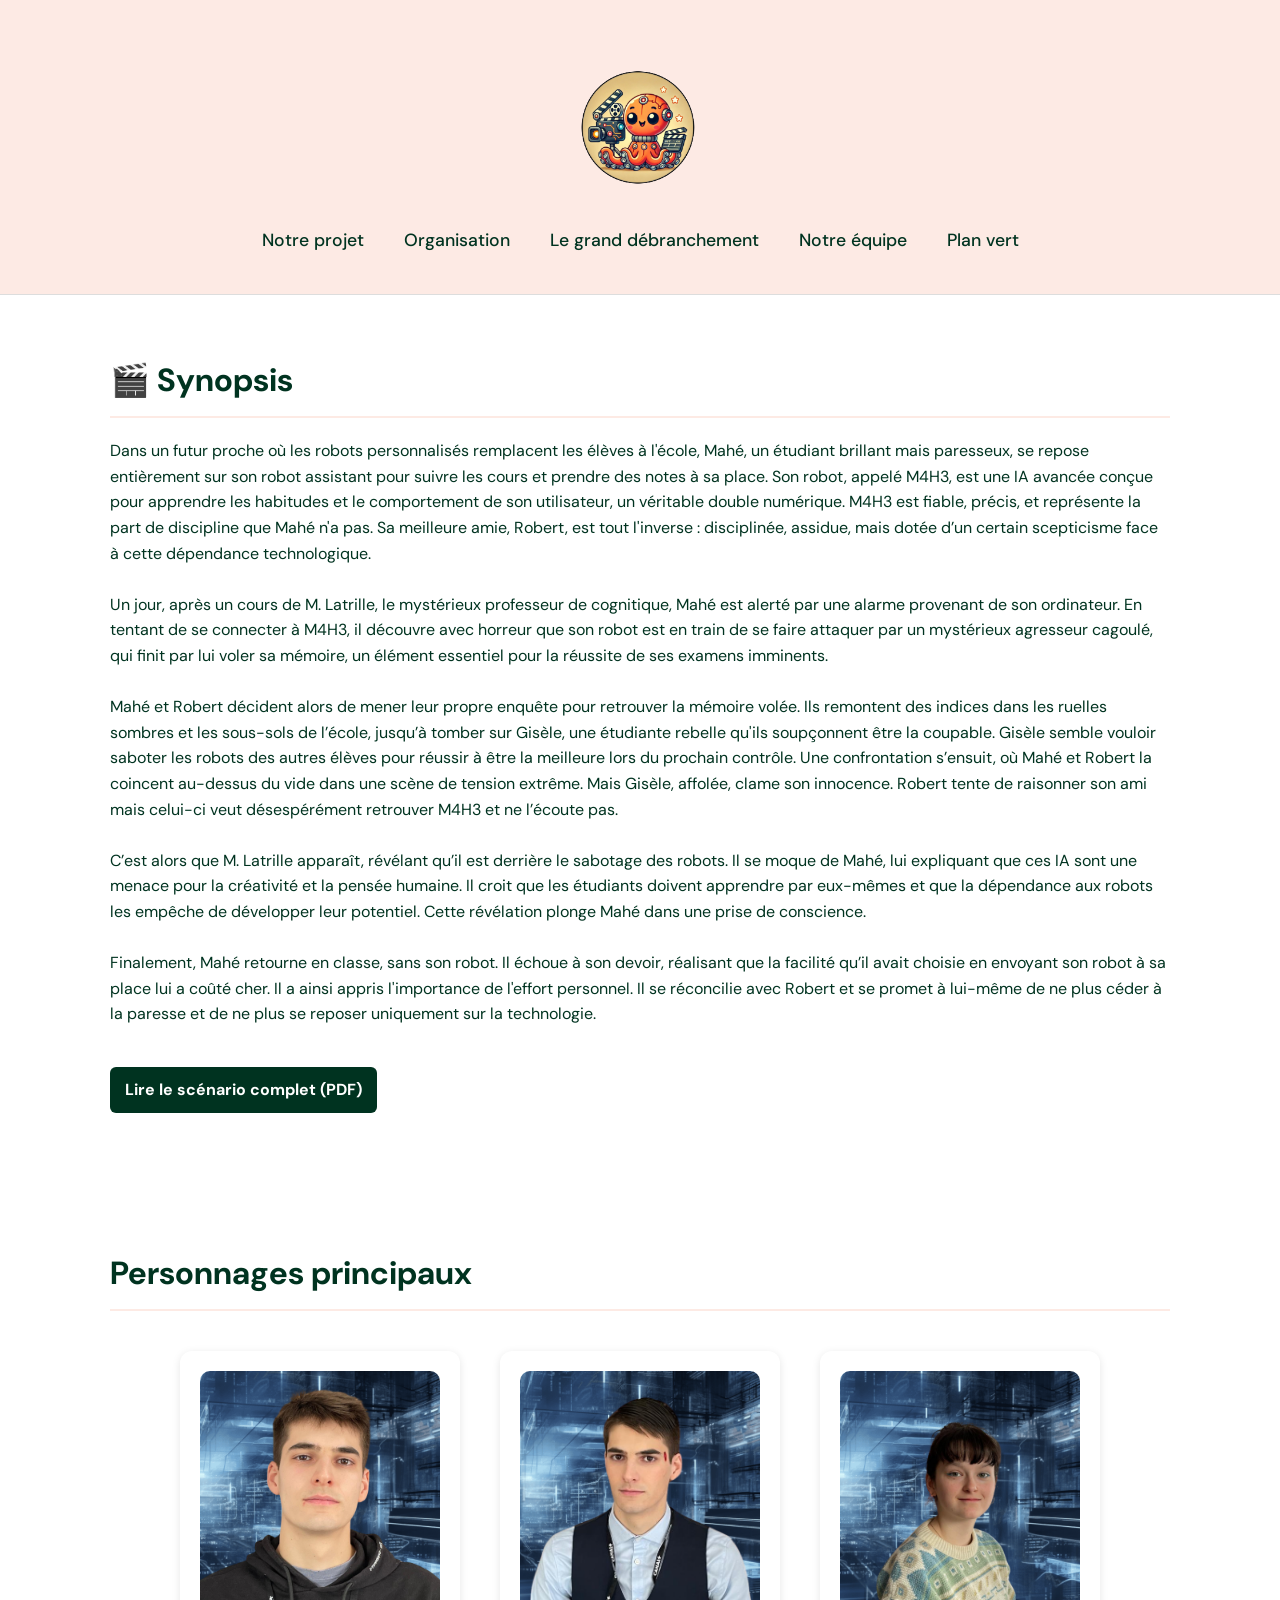
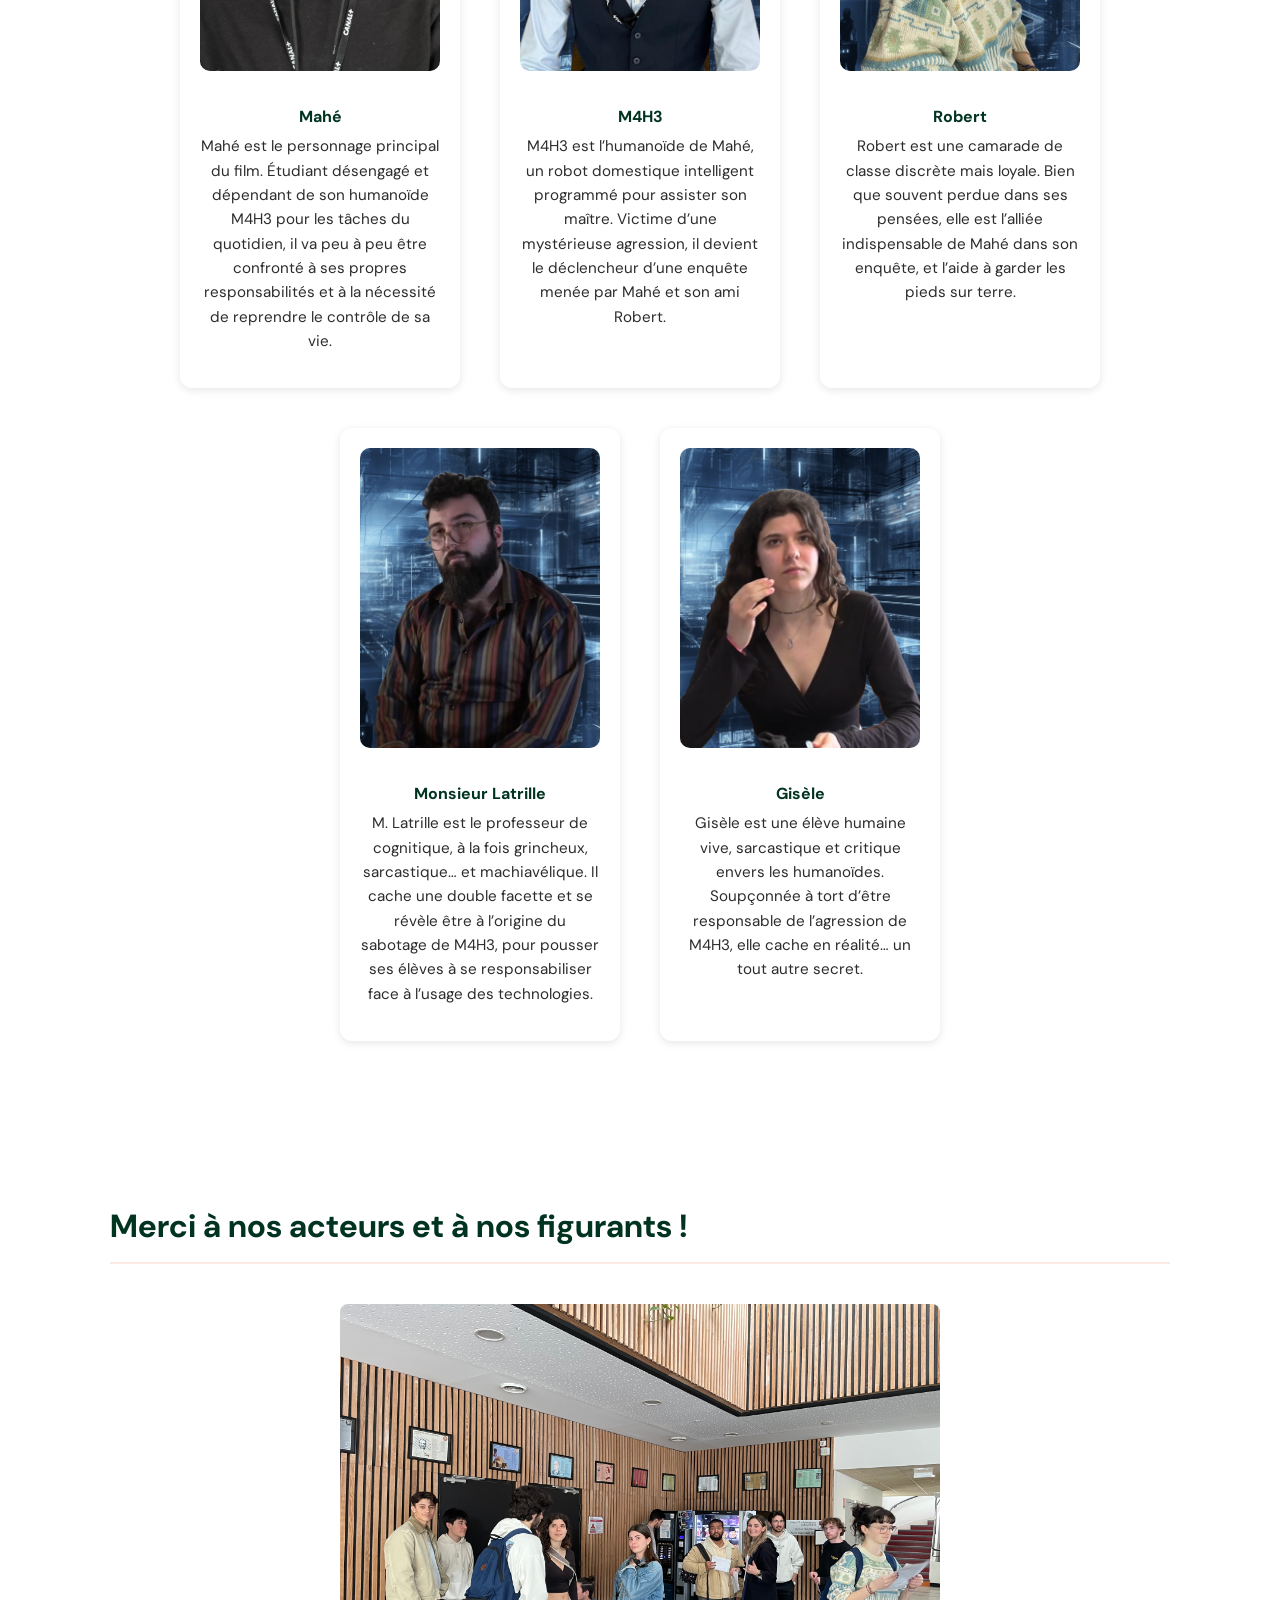
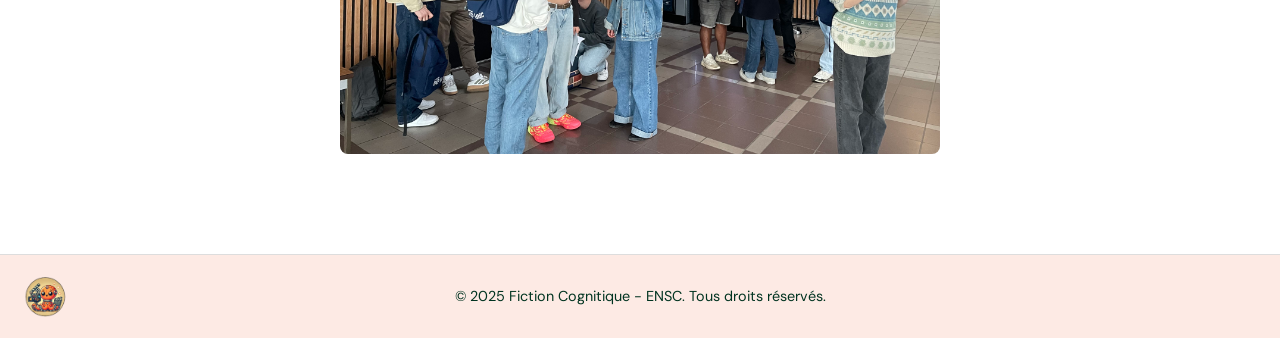
<file: siteWeb/acteurs.html>
<!DOCTYPE html>
<html lang="fr">
<head>
  <meta charset="UTF-8">
  <link rel="stylesheet" href="../style/style.css">
  <link href="https://fonts.googleapis.com/css2?family=DM+Sans:wght@400;500;700&display=swap" rel="stylesheet">
  <link rel="icon" href="../documents/logopoulpe.png" type="image/png">
</head>
<body>
  <div class="container">

  <header class="buzz-style-header">

    <style>
      header img {
          height: 50px; /* taille du logo */
          margin-right: 10px;
      }

      </style>

    <img src="../documents/logopoulpe.png" alt="Logo du site"width="150" class="centered-image">
    <div class="main-nav">
      <nav>
        <ul>
          <li><a href="fictioncognitique.html">Notre projet</a></li>
          <li><a href="organisation.html">Organisation</a></li>
          <li><a href="acteurs.html">Le grand débranchement</a></li>
          <li><a href="equipe.html">Notre équipe</a></li>
          <li><a href="planvert.html">Plan vert</a></li>
        </ul>
      </nav>
    </div>
  </header>

  <section>
    <h2>🎬 Synopsis</h2>
    <p>Dans un futur proche où les robots personnalisés remplacent les élèves à l'école, Mahé, un étudiant brillant mais paresseux, se repose entièrement sur son robot assistant pour suivre les cours et prendre des notes à sa place. Son robot, appelé M4H3, est une IA avancée conçue pour apprendre les habitudes et le comportement de son utilisateur, un véritable double numérique. M4H3 est fiable, précis, et représente la part de discipline que Mahé n'a pas. Sa meilleure amie, Robert, est tout l'inverse : disciplinée, assidue, mais dotée d’un certain scepticisme face à cette dépendance technologique.

      <br><br>Un jour, après un cours de M. Latrille, le mystérieux professeur de cognitique, Mahé est alerté par une alarme provenant de son ordinateur. En tentant de se connecter à M4H3, il découvre avec horreur que son robot est en train de se faire attaquer par un mystérieux agresseur cagoulé, qui finit par lui voler sa mémoire, un élément essentiel pour la réussite de ses examens imminents.
      
      <br><br>Mahé et Robert décident alors de mener leur propre enquête pour retrouver la mémoire volée. Ils remontent des indices dans les ruelles sombres et les sous-sols de l’école, jusqu’à tomber sur Gisèle, une étudiante rebelle qu'ils soupçonnent être la coupable. Gisèle semble vouloir saboter les robots des autres élèves pour réussir à être la meilleure lors du prochain contrôle. Une confrontation s’ensuit, où Mahé et Robert la coincent au-dessus du vide dans une scène de tension extrême. Mais Gisèle, affolée, clame son innocence. Robert tente de raisonner son ami mais celui-ci veut désespérément retrouver M4H3 et ne l’écoute pas. 
      
      <br><br>C’est alors que M. Latrille apparaît, révélant qu’il est derrière le sabotage des robots. Il se moque de Mahé, lui expliquant que ces IA sont une menace pour la créativité et la pensée humaine. Il croit que les étudiants doivent apprendre par eux-mêmes et que la dépendance aux robots les empêche de développer leur potentiel. Cette révélation plonge Mahé dans une prise de conscience.
      
      <br><br>Finalement, Mahé retourne en classe, sans son robot. Il échoue à son devoir, réalisant que la facilité qu’il avait choisie en envoyant son robot à sa place lui a coûté cher. Il a ainsi appris l'importance de l'effort personnel. Il se réconcilie avec Robert et se promet à lui-même de ne plus céder à la paresse et de ne plus se reposer uniquement sur la technologie.
      
    </p>
    <br>
      <a href="../documents/scenario.pdf" target="_blank" class="bouton-scenario">Lire le scénario complet (PDF)</a>
    </p>
  </section>

  <section>
    <h2>Personnages principaux</h2>
    <div class="character-grid">
      <div class="character-card">
        <a href="opti/contruction.html" target="_blank">
          <img src="../documents/Mahe.png" alt="Artificer" class="thumbnail">
        </a>
        <h4><a href="opti/contruction.html" target="_blank">Mahé</a></h4>
        <p> Mahé est le personnage principal du film. Étudiant désengagé et dépendant de son humanoïde M4H3 pour les tâches du quotidien, il va peu à peu être confronté à ses propres responsabilités et à la nécessité de reprendre le contrôle de sa vie.</p>
      </div>
    
      <div class="character-card">
        <a href="opti/contruction.html" target="_blank">
          <img src="../documents/M4H3.png" alt="Barbarian" class="thumbnail">
        </a>
        <h4><a href="opti/contruction.html" target="_blank">M4H3</a></h4>
        <p>M4H3 est l’humanoïde de Mahé, un robot domestique intelligent programmé pour assister son maître. Victime d’une mystérieuse agression, il devient le déclencheur d’une enquête menée par Mahé et son ami Robert.</p>
      </div>
    
      <div class="character-card">
        <a href="opti/contruction.html" target="_blank">
          <img src="../documents/Robert.png" alt="Bard" class="thumbnail">
        </a>
        <h4><a href="opti/contruction.html" target="_blank">Robert</a></h4>
        <p>Robert est une camarade de classe discrète mais loyale. Bien que souvent perdue dans ses pensées, elle est l’alliée indispensable de Mahé dans son enquête, et l’aide à garder les pieds sur terre.</p>
      </div>
    
      <div class="character-card">
        <a href="opti/contruction.html" target="_blank">
          <img src="../documents/Latrille.png" alt="Cleric" class="thumbnail">
        </a>
        <h4><a href="opti/contruction.html" target="_blank">Monsieur Latrille</a></h4>
        <p>M. Latrille est le professeur de cognitique, à la fois grincheux, sarcastique… et machiavélique. Il cache une double facette et se révèle être à l’origine du sabotage de M4H3, pour pousser ses élèves à se responsabiliser face à l’usage des technologies.</p>
      </div>
    
      <div class="character-card">
        <a href="opti/contruction.html" target="_blank">
          <img src="../documents/Gisele.png" alt="Druid" class="thumbnail">
        </a>
        <h4><a href="opti/contruction.html" target="_blank">Gisèle</a></h4>
        <p>Gisèle est une élève humaine vive, sarcastique et critique envers les humanoïdes. Soupçonnée à tort d’être responsable de l’agression de M4H3, elle cache en réalité… un tout autre secret.</p>
      </div>
    </div>
  </section>
  
  
  <section>
    <h2>Merci à nos acteurs et à nos figurants !</h2>
    <img src="../documents/figurants.jpg" alt="équipe du film" width="600" class="centered-image">
  </section>

  <footer class="footer">
    <img src="../documents/logopoulpe.png" alt="Logo du site" >
    <p>&copy; 2025 Fiction Cognitique - ENSC. Tous droits réservés.</p>
  </footer>
</body>
</html>
</file>
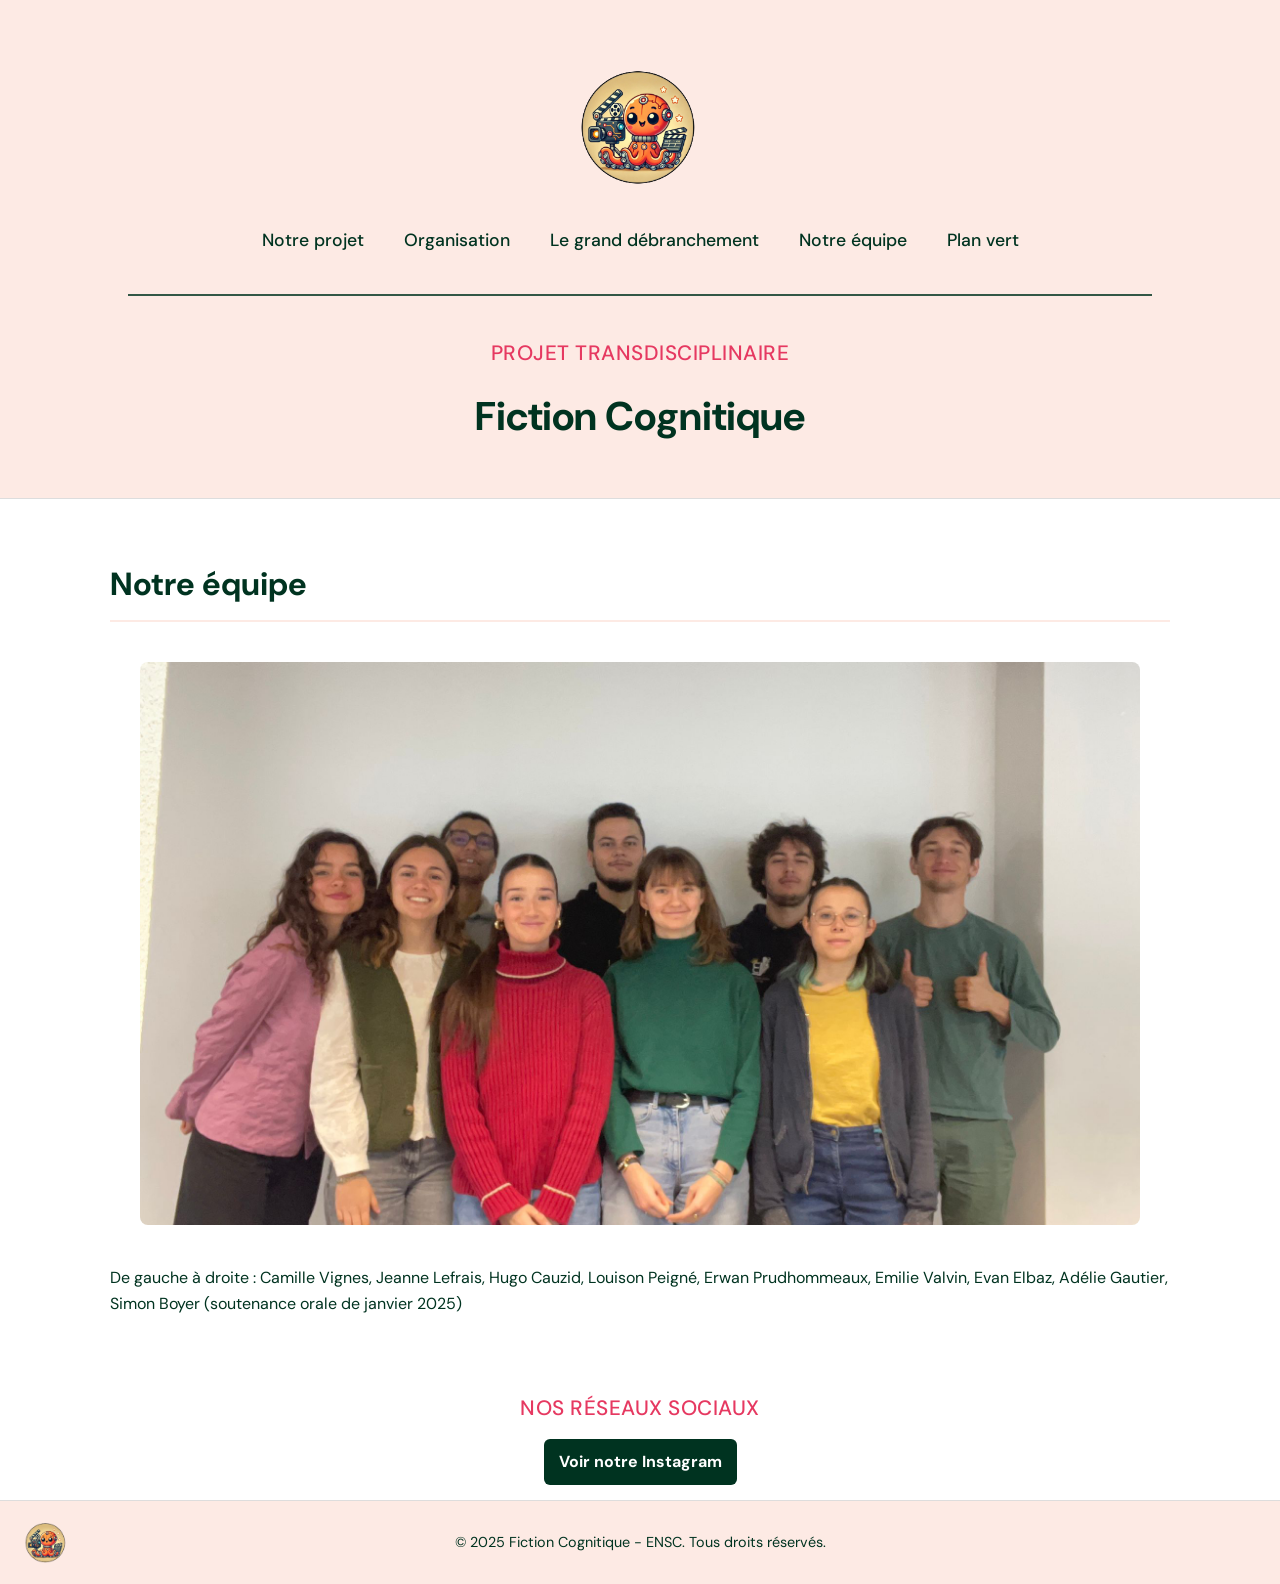
<file: siteWeb/equipe.html>
<!DOCTYPE html>
<html lang="fr">
<head>
  <meta charset="UTF-8">
  <link rel="stylesheet" href="../style/style.css">
  <link href="https://fonts.googleapis.com/css2?family=DM+Sans:wght@400;500;700&display=swap" rel="stylesheet">
  <link rel="icon" href="../documents/logopoulpe.png" type="image/png">
</head>
<body>
  <div class="container">

    <header class="buzz-style-header">
        <style>
        header img {
            height: 50px; /* taille du logo */
            margin-right: 10px;
        }

        </style>

        <img src="../documents/logopoulpe.png" alt="Logo du site"width="150" class="centered-image">
        <div class="main-nav">
        <nav>
            <ul>
            <li><a href="fictioncognitique.html">Notre projet</a></li>
            <li><a href="organisation.html">Organisation</a></li>
            <li><a href="acteurs.html">Le grand débranchement</a></li>
            <li><a href="equipe.html">Notre équipe</a></li>
            <li><a href="planvert.html">Plan vert</a></li>
            </ul>
        </nav>
        <hr class="separation-line">
        </div>
        <div class="hero-title">
        <p class="subtitle">PROJET TRANSDISCIPLINAIRE</p>
        <h1 class="title">Fiction Cognitique</h1>
        </div>
    </header>

        <section>
            <h2>Notre équipe</h2>
            <img src="../documents/photoekip.jpg" alt="équipe du film" width="1000" class="centered-image">
            <p>De gauche à droite : Camille Vignes, Jeanne Lefrais, Hugo Cauzid, Louison Peigné, Erwan Prudhommeaux, Emilie Valvin, Evan Elbaz, Adélie Gautier, Simon Boyer (soutenance orale de janvier 2025)</p>
        </section>

        <p style="text-align: center; font-size: 1.3rem; color: #e63961; margin-top: 0; font-weight: 500; letter-spacing: 0.5px;">
            NOS RÉSEAUX SOCIAUX
          </p>          
        <p style="text-align: center;">
            <a href="https://www.instagram.com/fictioncognitique/" target="_blank" class="bouton-scenario">Voir notre Instagram</a>
        </p>

        <footer class="footer">
            <img src="../documents/logopoulpe.png" alt="Logo du site" >
            <p>&copy; 2025 Fiction Cognitique - ENSC. Tous droits réservés.</p>
        </footer>
        
    </div>
</body>
</html>
</file>
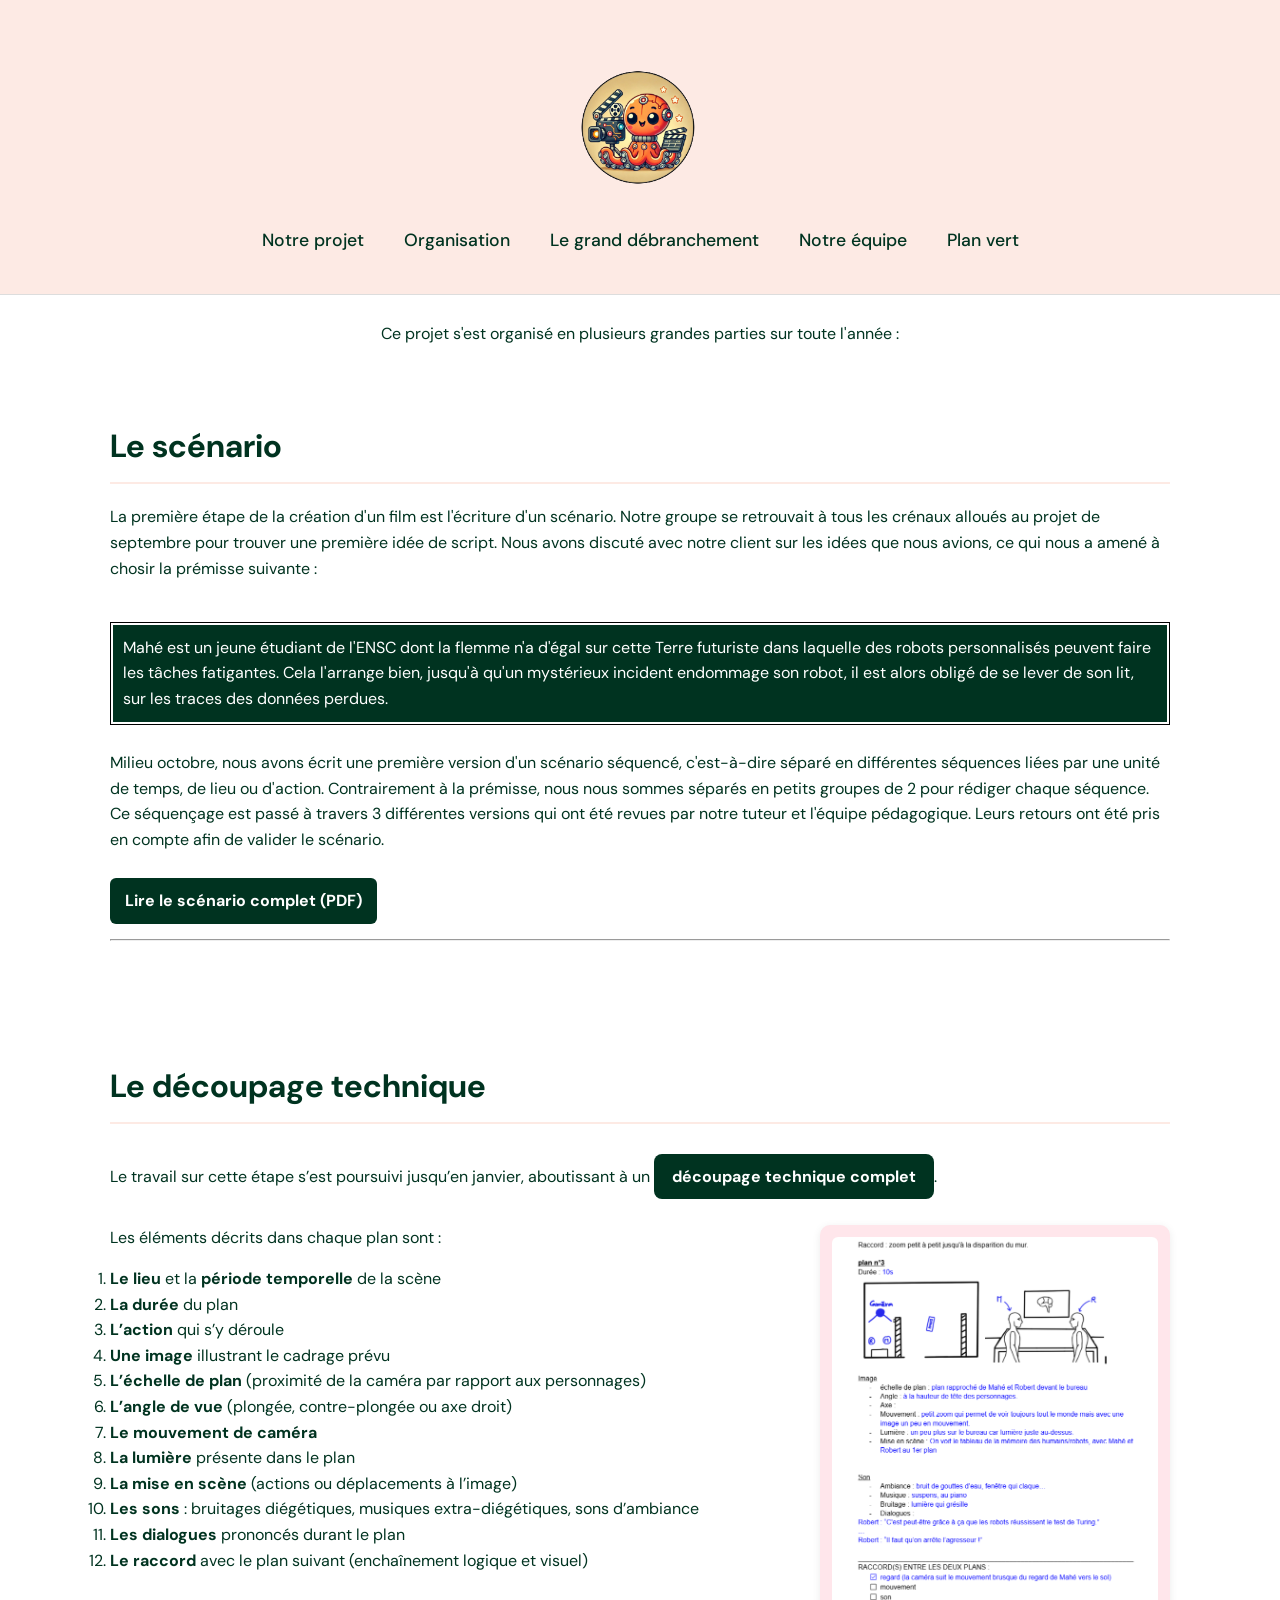
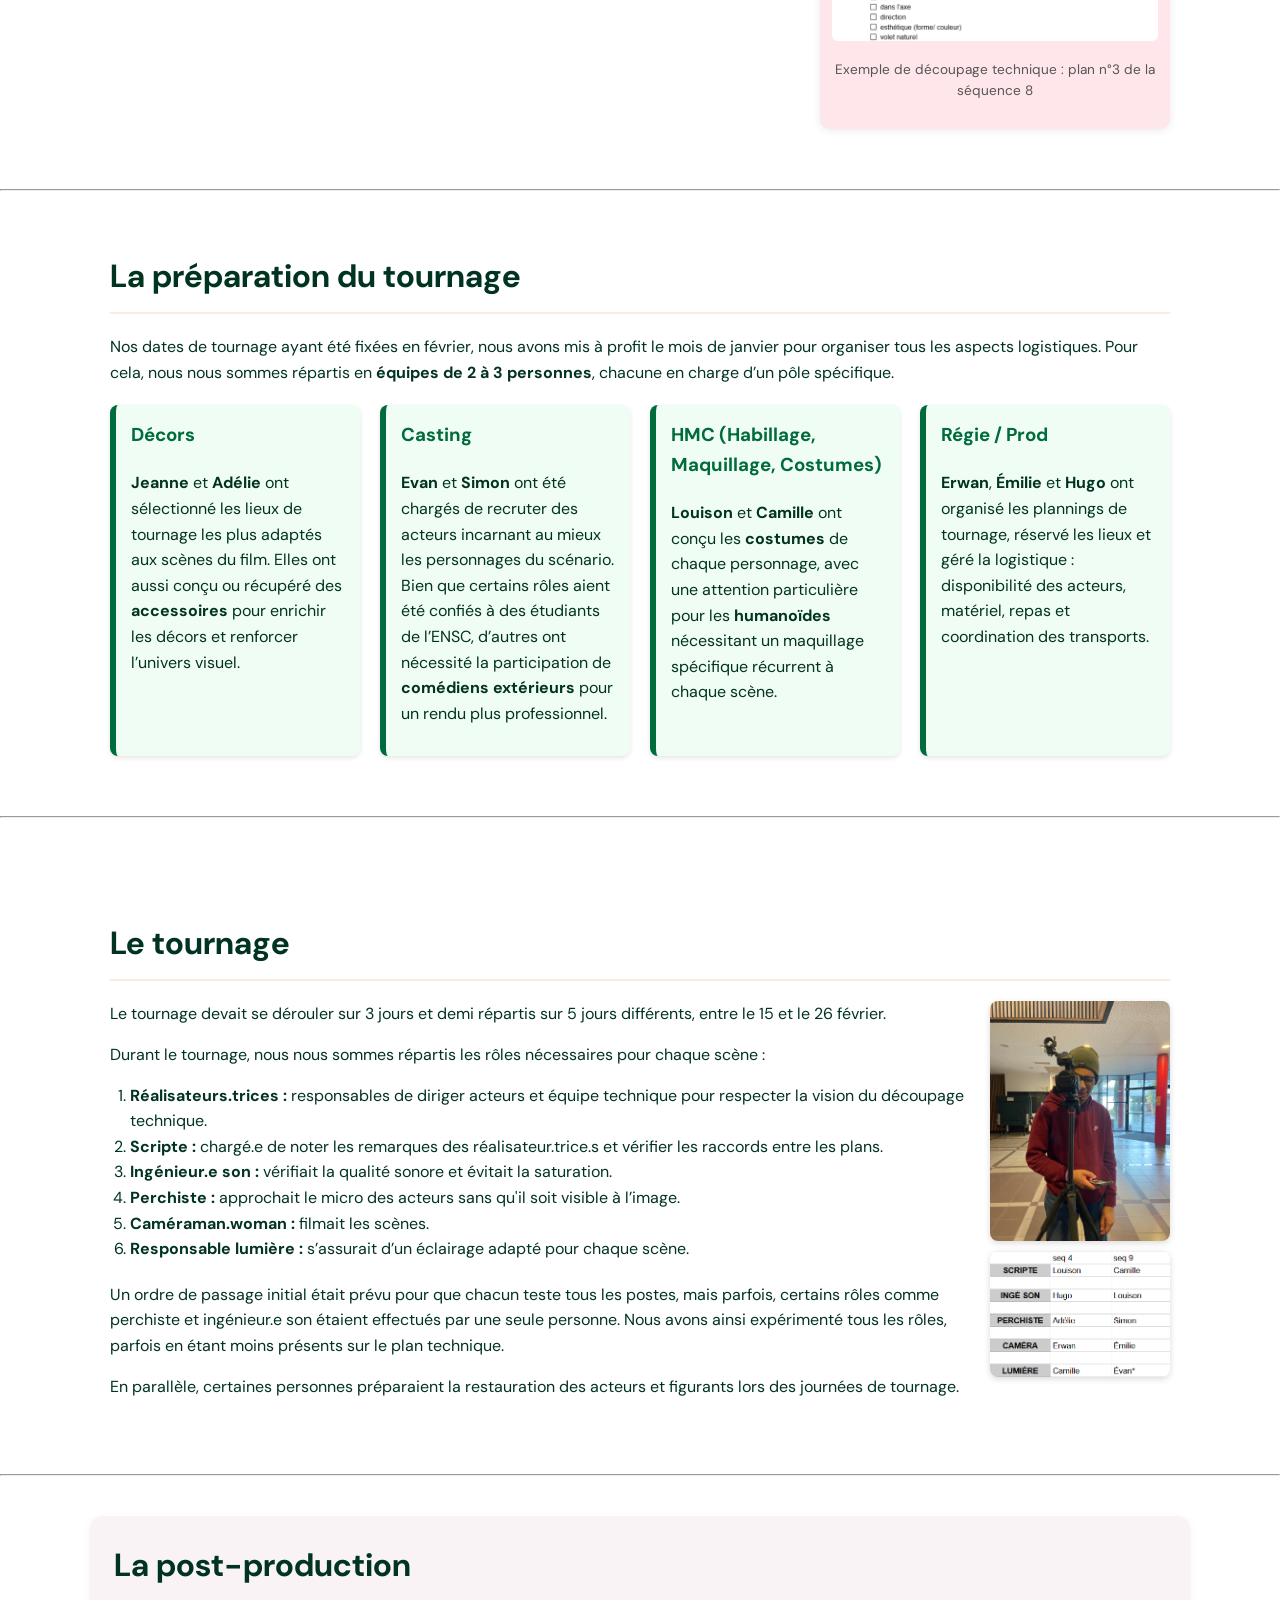
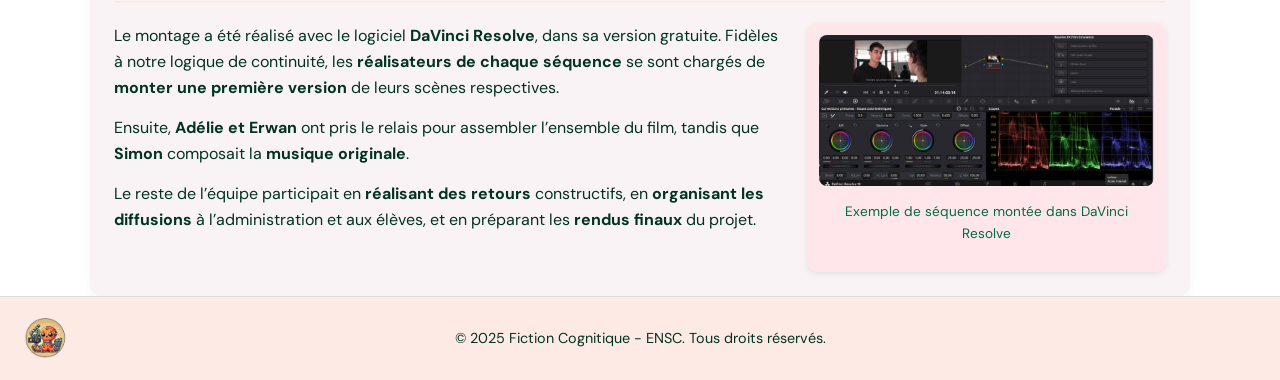
<file: siteWeb/organisation.html>
<!DOCTYPE html>
<html lang="fr">
<head>
  <meta charset="UTF-8">
  <link rel="stylesheet" href="../style/style.css">
  <link href="https://fonts.googleapis.com/css2?family=DM+Sans:wght@400;500;700&display=swap" rel="stylesheet">
  <link rel="icon" href="../documents/logopoulpe.png" type="image/png">
</head>
<body>
  <div class="container">

  <header class="buzz-style-header">

    <style>
      header img {
          height: 3px; /* taille du logo */
          margin-right: 10px;
      }

      </style>

    <img src="../documents/logopoulpe.png" alt="Logo du site"width="150" class="centered-image">
    <div class="main-nav">
      <nav>
        <ul>
          <li><a href="fictioncognitique.html">Notre projet</a></li>
          <li><a href="organisation.html">Organisation</a></li>
          <li><a href="acteurs.html">Le grand débranchement</a></li>
          <li><a href="equipe.html">Notre équipe</a></li>
          <li><a href="planvert.html">Plan vert</a></li>
        </ul>
      </nav>
    </div>
  </header>
        <br>
            <p style="text-align: center;">Ce projet s'est organisé en plusieurs grandes parties sur toute l'année : </p>
        
    <section>
        <div>
            <h2>Le scénario</h2>
            <p>
                La première étape de la création d'un film est l'écriture d'un scénario. Notre groupe se retrouvait à tous les crénaux alloués au projet de septembre pour trouver une première idée de script. Nous avons discuté avec notre client sur les idées que nous avions, ce qui nous a amené à chosir la prémisse suivante : 
            </p>
            <br/>
            <table style="border: black solid 1px;">
                <tbody>
                  <tr>
                    <td class="fond-vert">
                      Mahé est un jeune étudiant de l'ENSC dont la flemme n'a d'égal sur cette Terre futuriste dans laquelle des robots personnalisés peuvent faire les tâches fatigantes. Cela l'arrange bien, jusqu'à qu'un mystérieux incident endommage son robot, il est alors obligé de se lever de son lit, sur les traces des données perdues.
                    </td>
                  </tr>
                </tbody>
              </table>
              
              
            <br/>
            <p>
                Milieu octobre, nous avons écrit une première version d'un scénario séquencé, c'est-à-dire séparé en différentes séquences liées par une unité de temps, de lieu ou d'action. Contrairement à la prémisse, nous nous sommes séparés en petits groupes de 2 pour rédiger chaque séquence. Ce séquençage est passé à travers 3 différentes versions qui ont été revues par notre tuteur et l'équipe pédagogique. Leurs retours ont été pris en compte afin de valider le scénario. 
                <br><br>
                <a href="../documents/scenario.pdf" target="_blank" class="bouton-scenario">Lire le scénario complet (PDF)</a>
                <br/>
            </p>
        </div>
        <hr/>
        <div>
    </section>
        
    <section>
        <h2>Le découpage technique</h2>
      
       <!-- Texte introductif seul, au-dessus -->
<p style="margin-bottom: 16px;">
    Le travail sur cette étape s’est poursuivi jusqu’en janvier, aboutissant à un 
    <a href="../documents/DT.pdf" target="_blank" class="cta-button">découpage technique complet</a>.
  </p>
  
  <div style="display: flex; align-items: flex-start; gap: 24px; flex-wrap: wrap;">
    
    <!-- Texte à gauche -->
    <div style="flex: 1; min-width: 260px;">
      <p>Les éléments décrits dans chaque plan sont :</p>
      <ol>
        <li><strong>Le lieu</strong> et la <strong>période temporelle</strong> de la scène</li>
        <li><strong>La durée</strong> du plan</li>
        <li><strong>L’action</strong> qui s’y déroule</li>
        <li><strong>Une image</strong> illustrant le cadrage prévu</li>
        <li><strong>L’échelle de plan</strong> (proximité de la caméra par rapport aux personnages)</li>
        <li><strong>L’angle de vue</strong> (plongée, contre-plongée ou axe droit)</li>
        <li><strong>Le mouvement de caméra</strong></li>
        <li><strong>La lumière</strong> présente dans le plan</li>
        <li><strong>La mise en scène</strong> (actions ou déplacements à l’image)</li>
        <li><strong>Les sons</strong> : bruitages diégétiques, musiques extra-diégétiques, sons d’ambiance</li>
        <li><strong>Les dialogues</strong> prononcés durant le plan</li>
        <li><strong>Le raccord</strong> avec le plan suivant (enchaînement logique et visuel)</li>
      </ol>
    </div>
  
    <!-- Image à droite -->
    <div style="flex-shrink: 0; width: 350px; background-color: #ffe6eb; border-radius: 10px; padding: 12px; box-shadow: 0 2px 8px rgba(0,0,0,0.08); margin-top: 0;">
      <img src="../documents/sequenceDT.png" alt="plan n°3 de la séquence 8" style="width: 100%; border-radius: 6px;">
      <p class="caption" style="text-align: center; font-size: 0.85em; margin-top: 10px; color: #555;">
        Exemple de découpage technique : plan n°3 de la séquence 8
      </p>
    </div>
  
  </div>
  
      </section>
      
      
      
  
    </section>
            
        <hr/>

        <section>
            <h2>La préparation du tournage</h2>
            <p>
              Nos dates de tournage ayant été fixées en février, nous avons mis à profit le mois de janvier pour organiser tous les aspects logistiques. Pour cela, nous nous sommes répartis en <strong>équipes de 2 à 3 personnes</strong>, chacune en charge d’un pôle spécifique.
            </p>
          
            <div class="prep-container">
          
              <div class="prep-card">
                <h3>Décors</h3>
                <p><strong>Jeanne</strong> et <strong>Adélie</strong> ont sélectionné les lieux de tournage les plus adaptés aux scènes du film. Elles ont aussi conçu ou récupéré des <strong>accessoires</strong> pour enrichir les décors et renforcer l’univers visuel.</p>
              </div>
          
              <div class="prep-card">
                <h3> Casting</h3>
                <p><strong>Evan</strong> et <strong>Simon</strong> ont été chargés de recruter des acteurs incarnant au mieux les personnages du scénario. Bien que certains rôles aient été confiés à des étudiants de l’ENSC, d’autres ont nécessité la participation de <strong>comédiens extérieurs</strong> pour un rendu plus professionnel.</p>
              </div>
          
              <div class="prep-card">
                <h3>HMC (Habillage, Maquillage, Costumes)</h3>
                <p><strong>Louison</strong> et <strong>Camille</strong> ont conçu les <strong>costumes</strong> de chaque personnage, avec une attention particulière pour les <strong>humanoïdes</strong> nécessitant un maquillage spécifique récurrent à chaque scène.</p>
              </div>
          
              <div class="prep-card">
                <h3>Régie / Prod</h3>
                <p><strong>Erwan</strong>, <strong>Émilie</strong> et <strong>Hugo</strong> ont organisé les plannings de tournage, réservé les lieux et géré la logistique : disponibilité des acteurs, matériel, repas et coordination des transports.</p>
              </div>
          
            </div>
          </section>
          
        <div>
            
        <hr/>
        <section style="margin-top: 40px;">
            <h2 style="color: #003320; margin-bottom: 20px;">Le tournage</h2>
            <div style="display: flex; gap: 20px; align-items: flex-start;">
              <!-- Texte principal -->
              <div >
                <p>
                  Le tournage devait se dérouler sur 3 jours et demi répartis sur 5 jours différents, entre le 15 et le 26 février.
                </p>
          
                <p>
                  Durant le tournage, nous nous sommes répartis les rôles nécessaires pour chaque scène :
                </p>
          
                <ul style="list-style-type: decimal; padding-left: 20px; margin-bottom: 20px;">
                  <li><strong>Réalisateurs.trices :</strong> responsables de diriger acteurs et équipe technique pour respecter la vision du découpage technique.</li>
                  <li><strong>Scripte :</strong> chargé.e de noter les remarques des réalisateur.trice.s et vérifier les raccords entre les plans.</li>
                  <li><strong>Ingénieur.e son :</strong> vérifiait la qualité sonore et évitait la saturation.</li>
                  <li><strong>Perchiste :</strong> approchait le micro des acteurs sans qu'il soit visible à l’image.</li>
                  <li><strong>Caméraman.woman :</strong> filmait les scènes.</li>
                  <li><strong>Responsable lumière :</strong> s’assurait d’un éclairage adapté pour chaque scène.</li>
                </ul>
          
                <p>
                  Un ordre de passage initial était prévu pour que chacun teste tous les postes, mais parfois, certains rôles comme perchiste et ingénieur.e son étaient effectués par une seule personne. Nous avons ainsi expérimenté tous les rôles, parfois en étant moins présents sur le plan technique.
                </p>
          
                <p>
                  En parallèle, certaines personnes préparaient la restauration des acteurs et figurants lors des journées de tournage.
                </p>
              </div>
          
              <!-- Galerie photos miniatures -->
              <div style="flex-shrink: 0; width: 180px; display: flex; flex-direction: column; gap: 10px;">
                <img src="../documents/camera.jpg" alt="Photo tournage 1" style="width: 100%; border-radius: 8px; box-shadow: 0 2px 6px rgba(0,0,0,0.15);">
                <img src="../documents/orga.png" alt="Photo tournage 2" style="width: 100%; border-radius: 8px; box-shadow: 0 2px 6px rgba(0,0,0,0.15);">
              </div>
            </div>
          </section>
          
        </div>
        <hr/>
        <section style="background-color: #f9f3f5; padding: 24px; border-radius: 12px; box-shadow: 0 2px 10px rgba(0, 0, 0, 0.05); margin-top: 40px;">
            <h2 style="margin-top: 0;">La post-production</h2>
          
            <div style="display: flex; flex-wrap: wrap; gap: 24px; align-items: flex-start;">
              <!-- Texte -->
              <div style="flex: 2; min-width: 280px;">
                <p>
                  Le montage a été réalisé avec le logiciel <strong>DaVinci Resolve</strong>, dans sa version gratuite. 
                  Fidèles à notre logique de continuité, les <strong>réalisateurs de chaque séquence</strong> se sont chargés 
                  de <strong>monter une première version</strong> de leurs scènes respectives.
                </p>
                <p>
                  Ensuite, <strong>Adélie et Erwan</strong> ont pris le relais pour assembler l’ensemble du film, tandis que 
                  <strong>Simon</strong> composait la <strong>musique originale</strong>.
                </p>
                <p>
                  Le reste de l’équipe participait en <strong>réalisant des retours</strong> constructifs, en <strong>organisant les diffusions</strong> 
                  à l’administration et aux élèves, et en préparant les <strong>rendus finaux</strong> du projet.
                </p>
              </div>
          
              <!-- Espace photo facultatif à droite -->
              <div style="flex: 1; min-width: 200px; background-color: #ffe6eb; border-radius: 10px; padding: 12px; text-align: center; box-shadow: 0 2px 6px rgba(0, 0, 0, 0.08);">
                <img src="../documents/montage.png" alt="illustration du montage dans DaVinci Resolve" style="width: 100%; border-radius: 8px;">
                <p style="font-size: 0.85em; margin-top: 8px; color: #006b3c;">
                  Exemple de séquence montée dans DaVinci Resolve
                </p>
              </div>
            </div>
          </section>
          

    <footer class="footer">
        <img src="../documents/logopoulpe.png" alt="Logo du site" >
        <p>&copy; 2025 Fiction Cognitique - ENSC. Tous droits réservés.</p>
    </footer>
  </div>
</body>
</html>
</file>
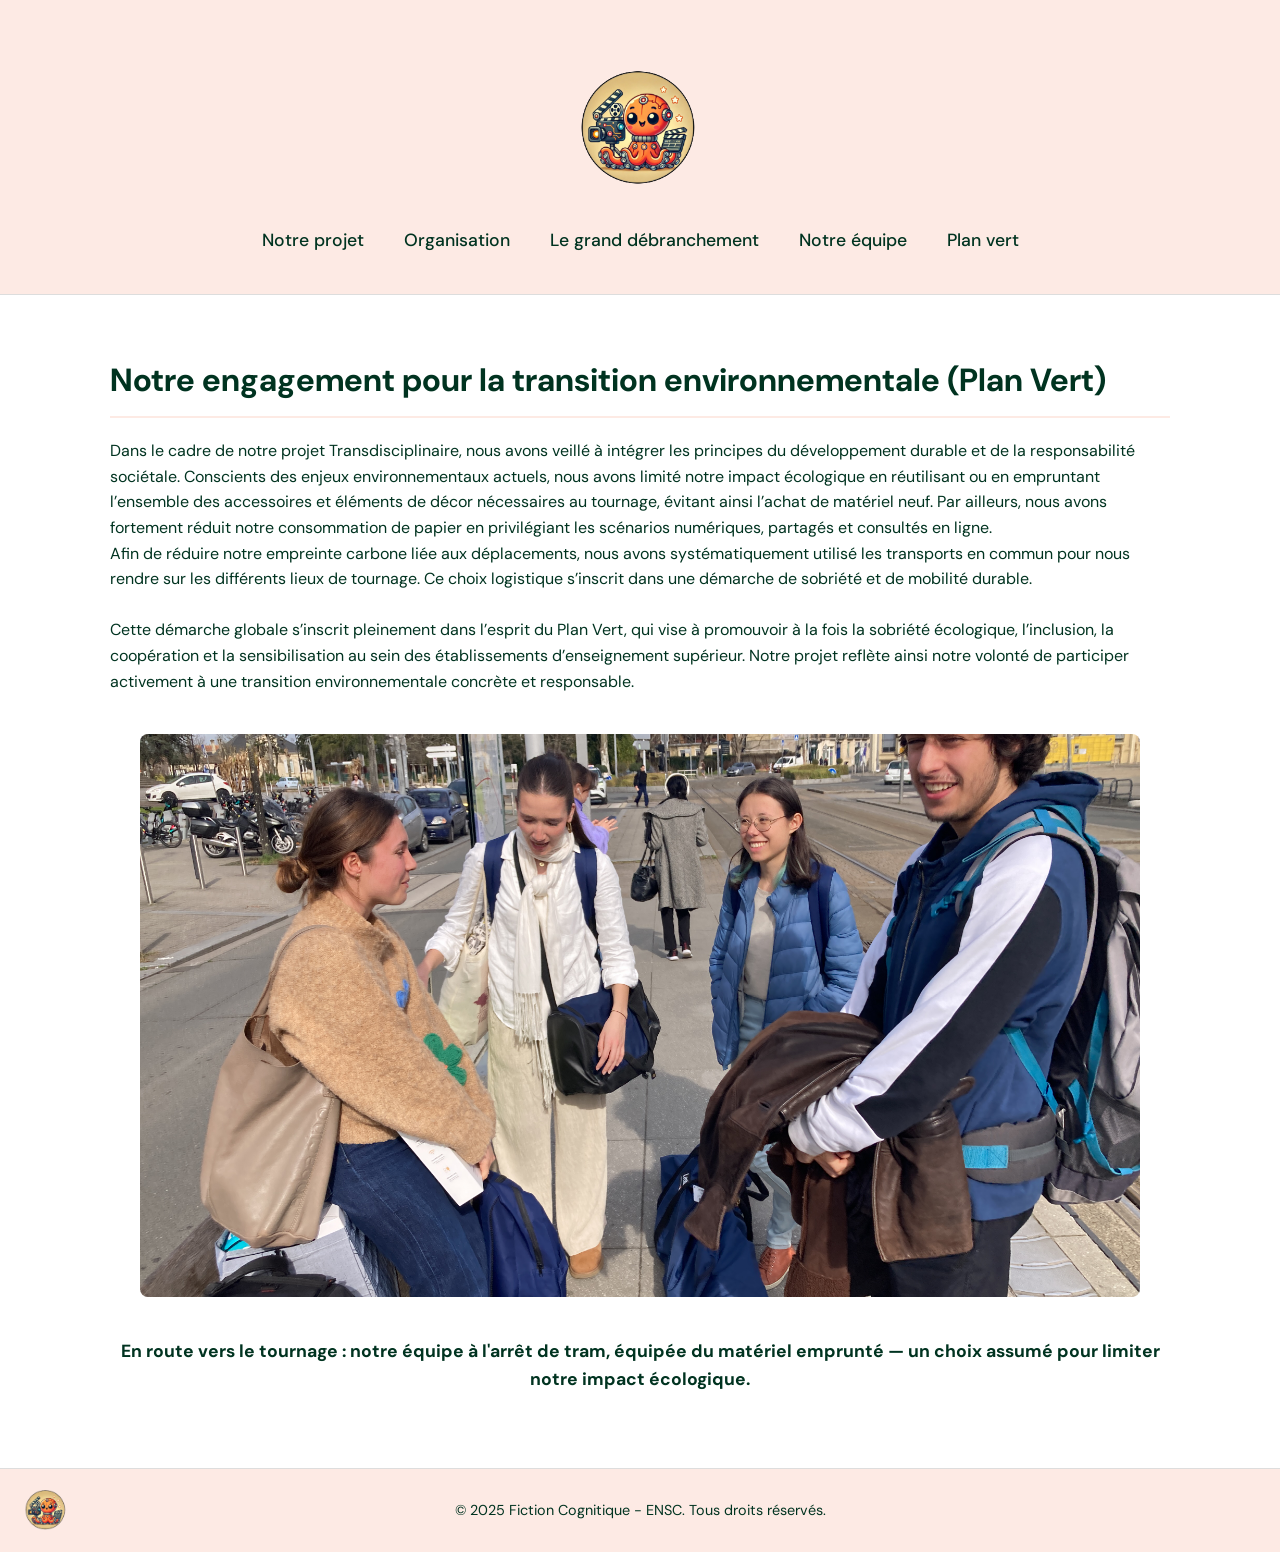
<file: siteWeb/planvert.html>
<!DOCTYPE html>
<html lang="fr">
<head>
  <meta charset="UTF-8">
  <link rel="stylesheet" href="../style/style.css">
  <link href="https://fonts.googleapis.com/css2?family=DM+Sans:wght@400;500;700&display=swap" rel="stylesheet">
  <link rel="icon" href="../documents/logopoulpe.png" type="image/png">
</head>
<body>
  <div class="container">

  <header class="buzz-style-header">

    <style>
      header img {
          height: 50px; /* taille du logo */
          margin-right: 10px;
      }

      </style>

    <img src="../documents/logopoulpe.png" alt="Logo du site"width="150" class="centered-image">
    <div class="main-nav">
      <nav>
        <ul>
          <li><a href="fictioncognitique.html">Notre projet</a></li>
          <li><a href="organisation.html">Organisation</a></li>
          <li><a href="acteurs.html">Le grand débranchement</a></li>
          <li><a href="equipe.html">Notre équipe</a></li>
          <li><a href="planvert.html">Plan vert</a></li>
        </ul>
      </nav>
    </div>
  </header>

<section>
    <h2>Notre engagement pour la transition environnementale (Plan Vert)</h2>
    Dans le cadre de notre projet Transdisciplinaire, nous avons veillé à intégrer les principes du développement durable et de la responsabilité sociétale. Conscients des enjeux environnementaux actuels, nous avons limité notre impact écologique en réutilisant ou en empruntant l’ensemble des accessoires et éléments de décor nécessaires au tournage, évitant ainsi l’achat de matériel neuf. Par ailleurs, nous avons fortement réduit notre consommation de papier en privilégiant les scénarios numériques, partagés et consultés en ligne.

<br>Afin de réduire notre empreinte carbone liée aux déplacements, nous avons systématiquement utilisé les transports en commun pour nous rendre sur les différents lieux de tournage. Ce choix logistique s’inscrit dans une démarche de sobriété et de mobilité durable.

<br><br>Cette démarche globale s’inscrit pleinement dans l’esprit du Plan Vert, qui vise à promouvoir à la fois la sobriété écologique, l’inclusion, la coopération et la sensibilisation au sein des établissements d’enseignement supérieur. Notre projet reflète ainsi notre volonté de participer activement à une transition environnementale concrète et responsable.
<img src="../documents/tram.JPG" alt="équipe du film" width="1000" class="centered-image">
<p style="text-align: center;" class="legende">En route vers le tournage : notre équipe à l'arrêt de tram, équipée du matériel emprunté — un choix assumé pour limiter notre impact écologique.</p>
</section>

<footer class="footer">
    <img src="../documents/logopoulpe.png" alt="Logo du site" >
    <p>&copy; 2025 Fiction Cognitique - ENSC. Tous droits réservés.</p>
  </footer>
  </div>
</body>
</html>
</file>
<file: style/style.css>
/* === BUZZ-STYLE HEADER === */
.buzz-style-header {
  background-color: #FDEAE4;
  padding: 30px 0 40px;
  border-bottom: 1px solid #ddd;
}

.main-nav nav ul {
  display: flex;
  justify-content: center;
  gap: 40px;
  list-style: none;
  margin: 0;
  padding: 0;
}

.main-nav nav ul li a {
  text-decoration: none;
  color: #003320;
  font-size: 1.1rem;
  font-weight: 500;
  transition: color 0.3s ease;
}

.main-nav nav ul li a:hover {
  color: #D62828;
}

.main-nav nav ul li a.active {
  color: #e63961; /* rose comme sur l’image */
}

.hero-title {
  text-align: center;
  margin-top: 30px;
}

.hero-title .title {
  font-size: 2.5rem;
  color: #003320;
  margin-bottom: 10px;
  font-weight: bold;
}

.hero-title .subtitle {
  font-size: 1.3rem;
  color: #e63961;
  margin-top: 0;
  font-weight: 500;
  letter-spacing: 0.5px;
}

.separation-line {
  width: 80%;
  margin: 40px auto;
  border: none;
  border-top: 2px solid #003320;
  opacity: 0.8;
}


.centered-image {
  display: block;
  margin: 40px auto;
  max-width: 100%;
  height: auto;
}


/* === RESET DE BASE === */
* {
  box-sizing: border-box;
  margin: 0;
  padding: 0;
}

/* === BODY GLOBAL === */
body {
  font-family: 'DM Sans', sans-serif;
  background-color: #fff;
  color: #003320;
  line-height: 1.6;
  font-size: 16px;
}

/* === LIENS === */
a {
  color: #003320;
  text-decoration: none;
  transition: color 0.3s ease;
}

a:hover {
  color: #e63961;
}

/* === SECTIONS === */
section {
  padding: 60px 20px;
  max-width: 1100px;
  margin: 0 auto;
}

/* === TITRES === */
h1, h2, h3 {
  font-weight: 700;
  color: #003320;
  margin-bottom: 20px;
}

h2 {
  font-size: 2rem;
  border-bottom: 2px solid #FDEAE4;
  padding-bottom: 10px;
}

/* === PARAGRAPHES === */
p {
  margin-bottom: 15px;
  font-weight: 400;
}

/* === BOUTONS === */
.button {
  background-color: #e63961;
  color: white;
  padding: 12px 20px;
  border-radius: 6px;
  display: inline-block;
  font-weight: 500;
  transition: background-color 0.3s;
}

.button:hover {
  background-color: #c5264c;
}

/* === IMAGE RESPONSIVE === */
img {
  max-width: 100%;
  height: auto;
  border-radius: 8px;
}

.footer {
  background-color: #FDEAE4;
  position: relative;
  text-align: center;
  padding: 30px 20px;
  font-size: 0.9rem;
  color: #003320;
  border-top: 1px solid #ddd;
}


.footer img {
  position: absolute;
  left: 20px;
  top: 50%;
  transform: translateY(-50%);
  height: 40px;
}

.footer p {
  margin: 0;
}


.character-grid {
  display: flex;
  flex-wrap: wrap;
  justify-content: center;
  gap: 40px;
  margin: 40px 0;
}

.character-card {
  width: 280px;
  background-color: #FFFFFF;
  border-radius: 12px;
  box-shadow: 0 2px 8px rgba(0, 0, 0, 0.1);
  text-align: center;
  padding: 20px;
}

.character-card img.thumbnail {
  width: 100%;
  height: 300px; /* force une hauteur identique */
  object-fit: cover; /* rogne l'image si besoin pour remplir */
  border-radius: 10px;
  margin-bottom: 15px;
}

.character-card h4 {
  margin: 10px 0 5px;
  color: #3A6EA5;
}

.character-card p {
  font-size: 0.95rem;
  color: #2C2C2C;
}

/* Responsive mobile : une seule colonne */
@media (max-width: 768px) {
  .character-grid {
    flex-direction: column;
    align-items: center;
  }
}

.bouton-scenario {
  display: inline-block;
  background-color: #003320;
  color: white;
  text-decoration: none;
  padding: 10px 15px;
  border-radius: 6px;
  font-weight: bold;
  transition: background-color 0.3s;
}

.bouton-scenario:hover {
  background-color: #003320;
}

.table-image {
  width: 50%; /* Ajuste à 40%, 60%, etc. selon besoin */
  margin: 30px auto; /* centre le tableau */
  border: 1px solid black;
  border-collapse: collapse;
}

.table-image td {
  text-align: center;
  padding: 10px;
}

.image-legende img {
  width: 100%; /* l'image s'adapte à la taille de la cellule */
  height: auto;
}

.legende {
  font-weight: bold;
  font-size: 1.1rem;
  color: #003320;
  margin-top: 10px;
}

.fond-vert {
  background-color: #003320; /* vert foncé */
  color: white;
  padding: 10px;
}

.horizontal-timeline {
  position: relative;
  background-color: #003320;
  padding: 100px 20px;
  border-radius: 10px;
  display: flex;
  justify-content: space-between;
  overflow-x: auto;
}

.horizontal-timeline::before {
  content: '';
  position: absolute;
  top: 50%;
  left: 0;
  right: 0;
  height: 4px;
  background-color: white;
  transform: translateY(-50%);
  z-index: 1;
}

.event {
  position: relative;
  width: 20%;
  text-align: center;
  color: white;
  z-index: 2;
}

.event.top::after {
  content: '';
  position: absolute;
  top: 40%;
  left: 50%;
  transform: translate(-50%, -50%);
  width: 16px;
  height: 16px;
  background: white;
  border-radius: 50%;
  z-index: 3;
}

.event.bottom::after {
  content: '';
  position: absolute;
  top: 60%;
  left: 50%;
  transform: translate(-50%, -50%);
  width: 16px;
  height: 16px;
  background: white;
  border-radius: 50%;
  z-index: 3;
}

.event.top span {
  font-weight: bold;
  display: block;
  position: absolute;
  bottom: 70px; /* augmenté pour plus d’espace */
  left: 50%;
  transform: translateX(-50%);
  white-space: nowrap;
}

.event.top p {
  position: absolute;
  bottom: 40px;
  left: 50%;
  transform: translateX(-50%);
  font-size: 0.9em;
  white-space: normal;
  width: 100%;
}

.event.bottom span {
  font-weight: bold;
  display: block;
  position: absolute;
  top: 40px;
  left: 50%;
  transform: translateX(-50%);
  white-space: nowrap;
}

.event.bottom p {
  position: absolute;
  top: 70px; /* augmenté pour plus d’espace */
  left: 50%;
  transform: translateX(-50%);
  font-size: 0.9em;
  white-space: normal;
  width: 100%;
}

.prep-container {
  display: grid;
  grid-template-columns: repeat(auto-fit, minmax(250px, 1fr));
  gap: 20px;
  margin-top: 20px;
}

.prep-card {
  background-color: #f0fdf4;
  border-left: 6px solid #006b3c;
  padding: 15px;
  border-radius: 8px;
  box-shadow: 0 2px 5px rgba(0,0,0,0.1);
}

.prep-card h3 {
  margin-top: 0;
  color: #006b3c;
}


.dt-section {
  text-align: center;
  margin: 50px auto;
  max-width: 700px;
}

.cta-button {
  display: inline-block;
  margin: 10px 0;
  padding: 10px 18px;
  background-color: #003320;
  color: white;
  border-radius: 8px;
  text-decoration: none;
  font-weight: bold;
  transition: background-color 0.3s ease;
}

.cta-button:hover {
  background-color: #005a3a;
}

.image-card {
  background-color: #FDEAE4;
  padding: 16px;
  border-radius: 12px;
  margin-top: 30px;
  box-shadow: 0 4px 8px rgba(0,0,0,0.1);
}

.image-card img {
  max-width: 100%;
  height: auto;
  border-radius: 8px;
}

.caption {
  font-size: 0.95rem;
  color: #333;
  margin-top: 10px;
}
</file>
